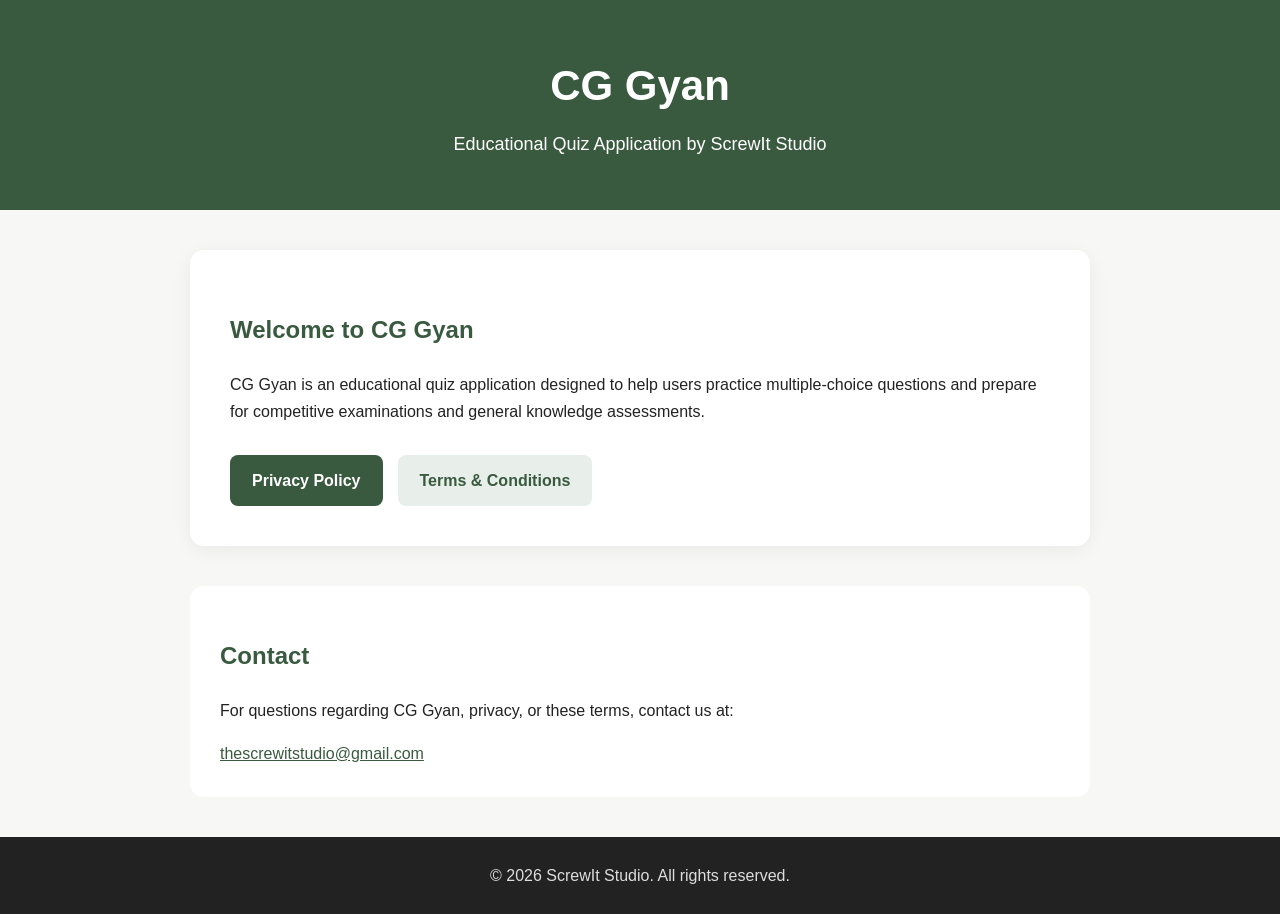
<file: index.html>
<!DOCTYPE html>
<html lang="en">
<head>
    <meta charset="UTF-8">
    <meta name="viewport" content="width=device-width, initial-scale=1.0">
    <title>CG Gyan - ScrewIt Studio</title>
    <link rel="stylesheet" href="style.css">
</head>
<body>

<header>
    <div class="container">
        <h1>CG Gyan</h1>
        <p>Educational Quiz Application by ScrewIt Studio</p>
    </div>
</header>

<main class="container">
    <section class="hero">
        <h2>Welcome to CG Gyan</h2>
        <p>
            CG Gyan is an educational quiz application designed to help
            users practice multiple-choice questions and prepare for
            competitive examinations and general knowledge assessments.
        </p>

        <div class="links">
            <a href="privacy-policy.html" class="button">
                Privacy Policy
            </a>

            <a href="terms-and-conditions.html" class="button secondary">
                Terms & Conditions
            </a>
        </div>
    </section>

    <section class="contact">
        <h2>Contact</h2>
        <p>
            For questions regarding CG Gyan, privacy, or these terms,
            contact us at:
        </p>

        <a href="mailto:thescrewitstudio@gmail.com">
            thescrewitstudio@gmail.com
        </a>
    </section>
</main>

<footer>
    <div class="container">
        <p>© 2026 ScrewIt Studio. All rights reserved.</p>
    </div>
</footer>

</body>
</html>
</file>
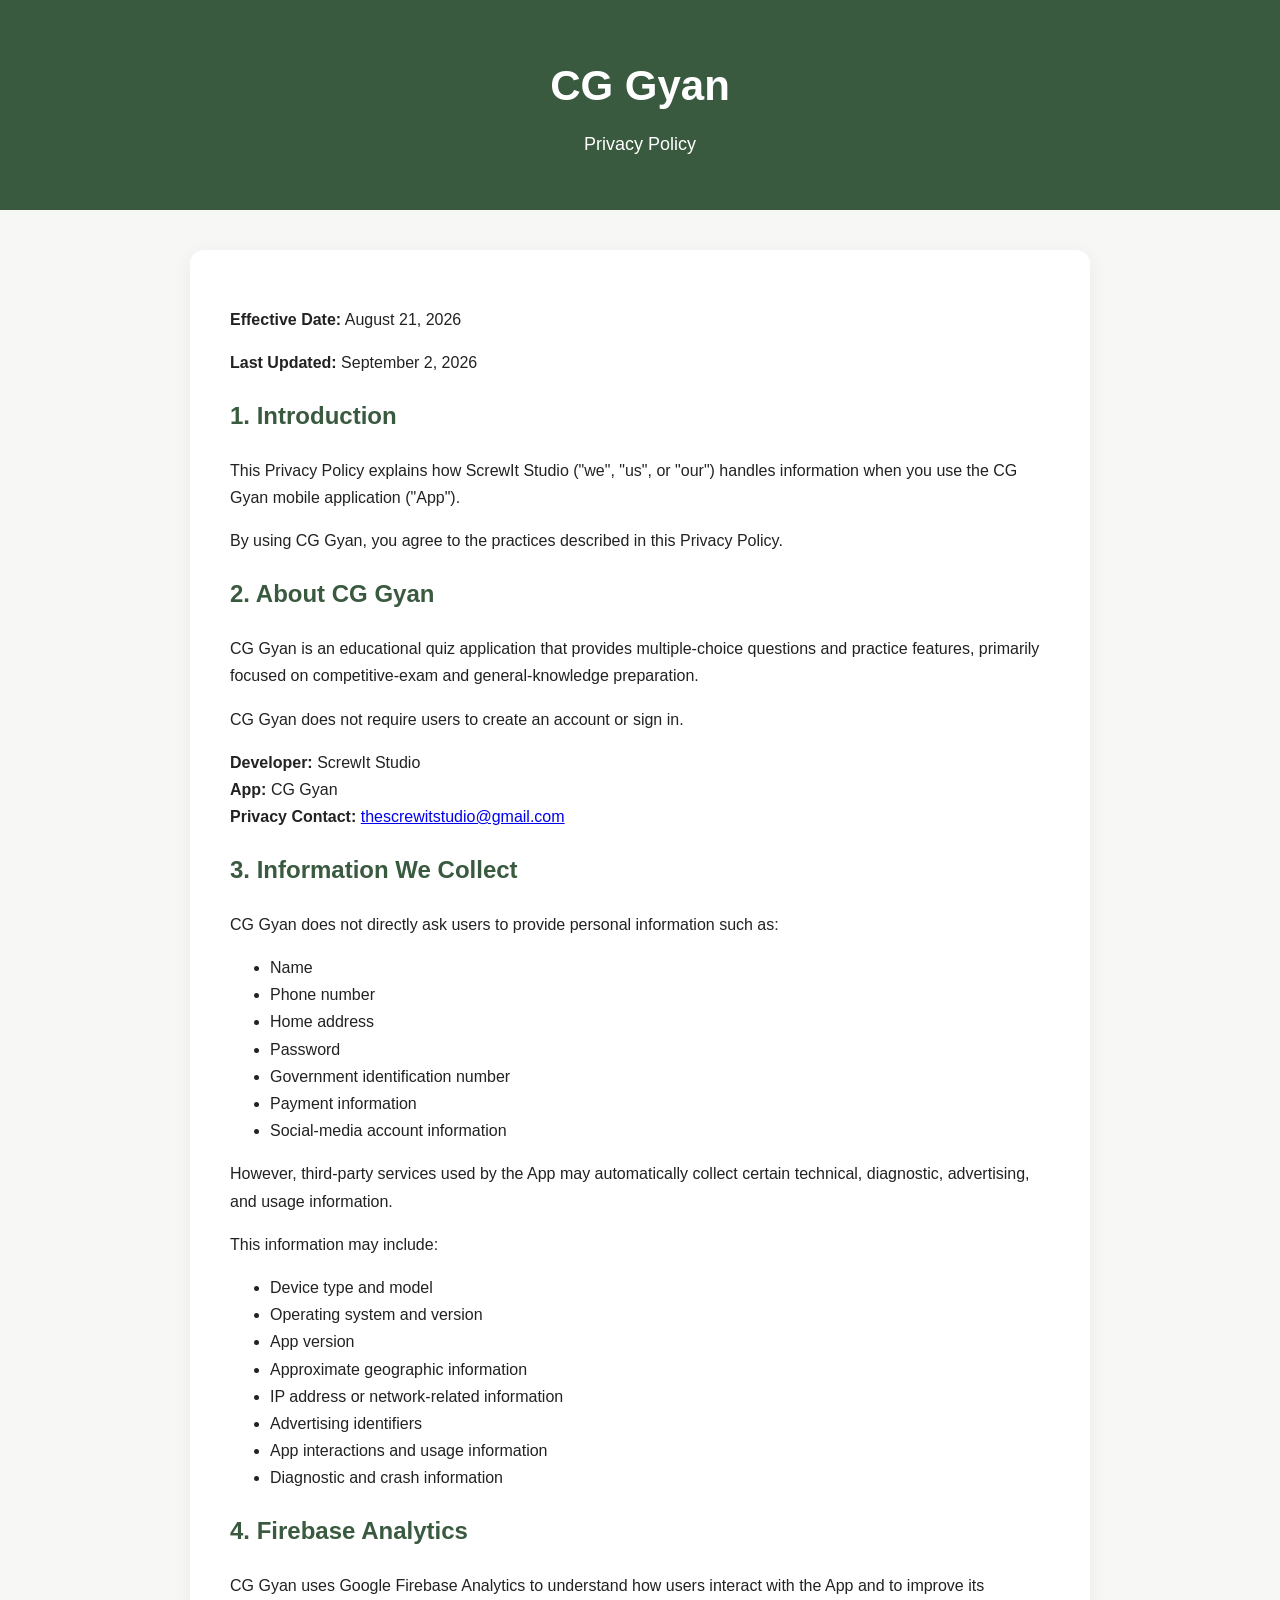
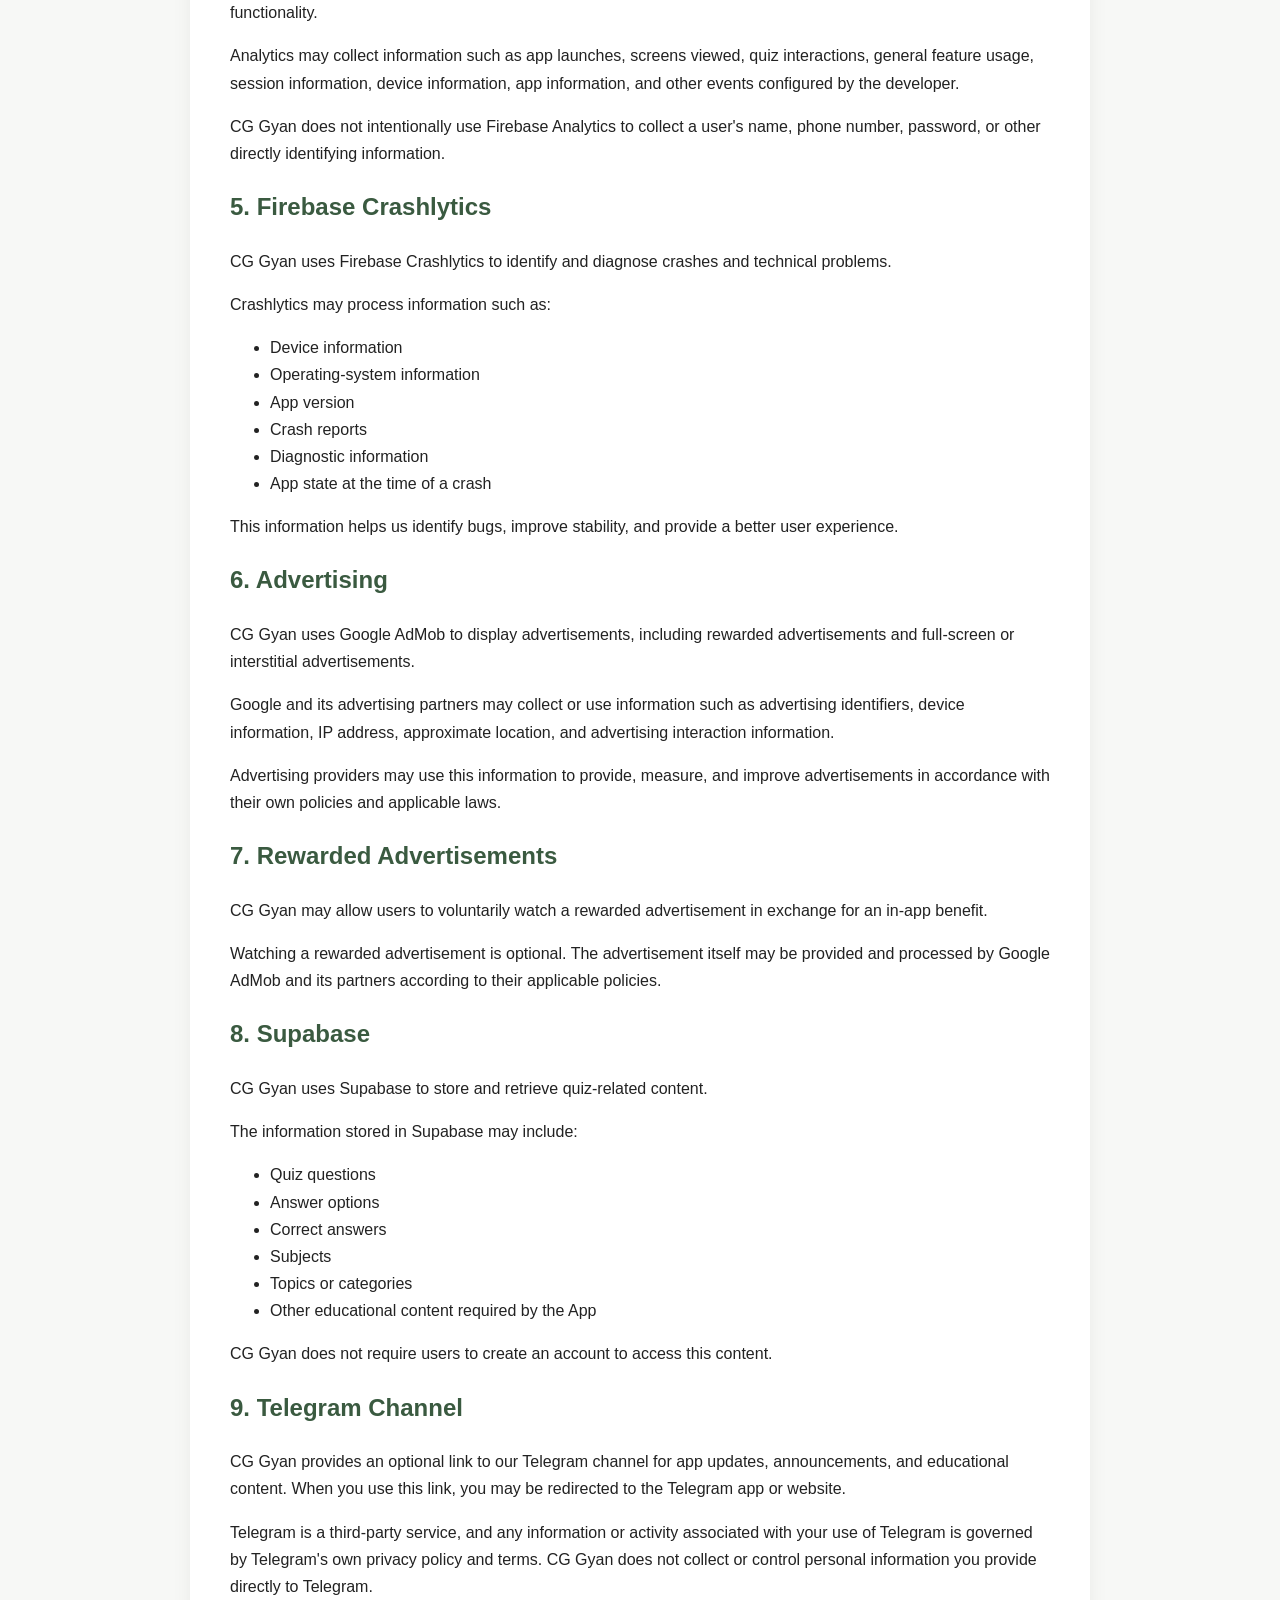
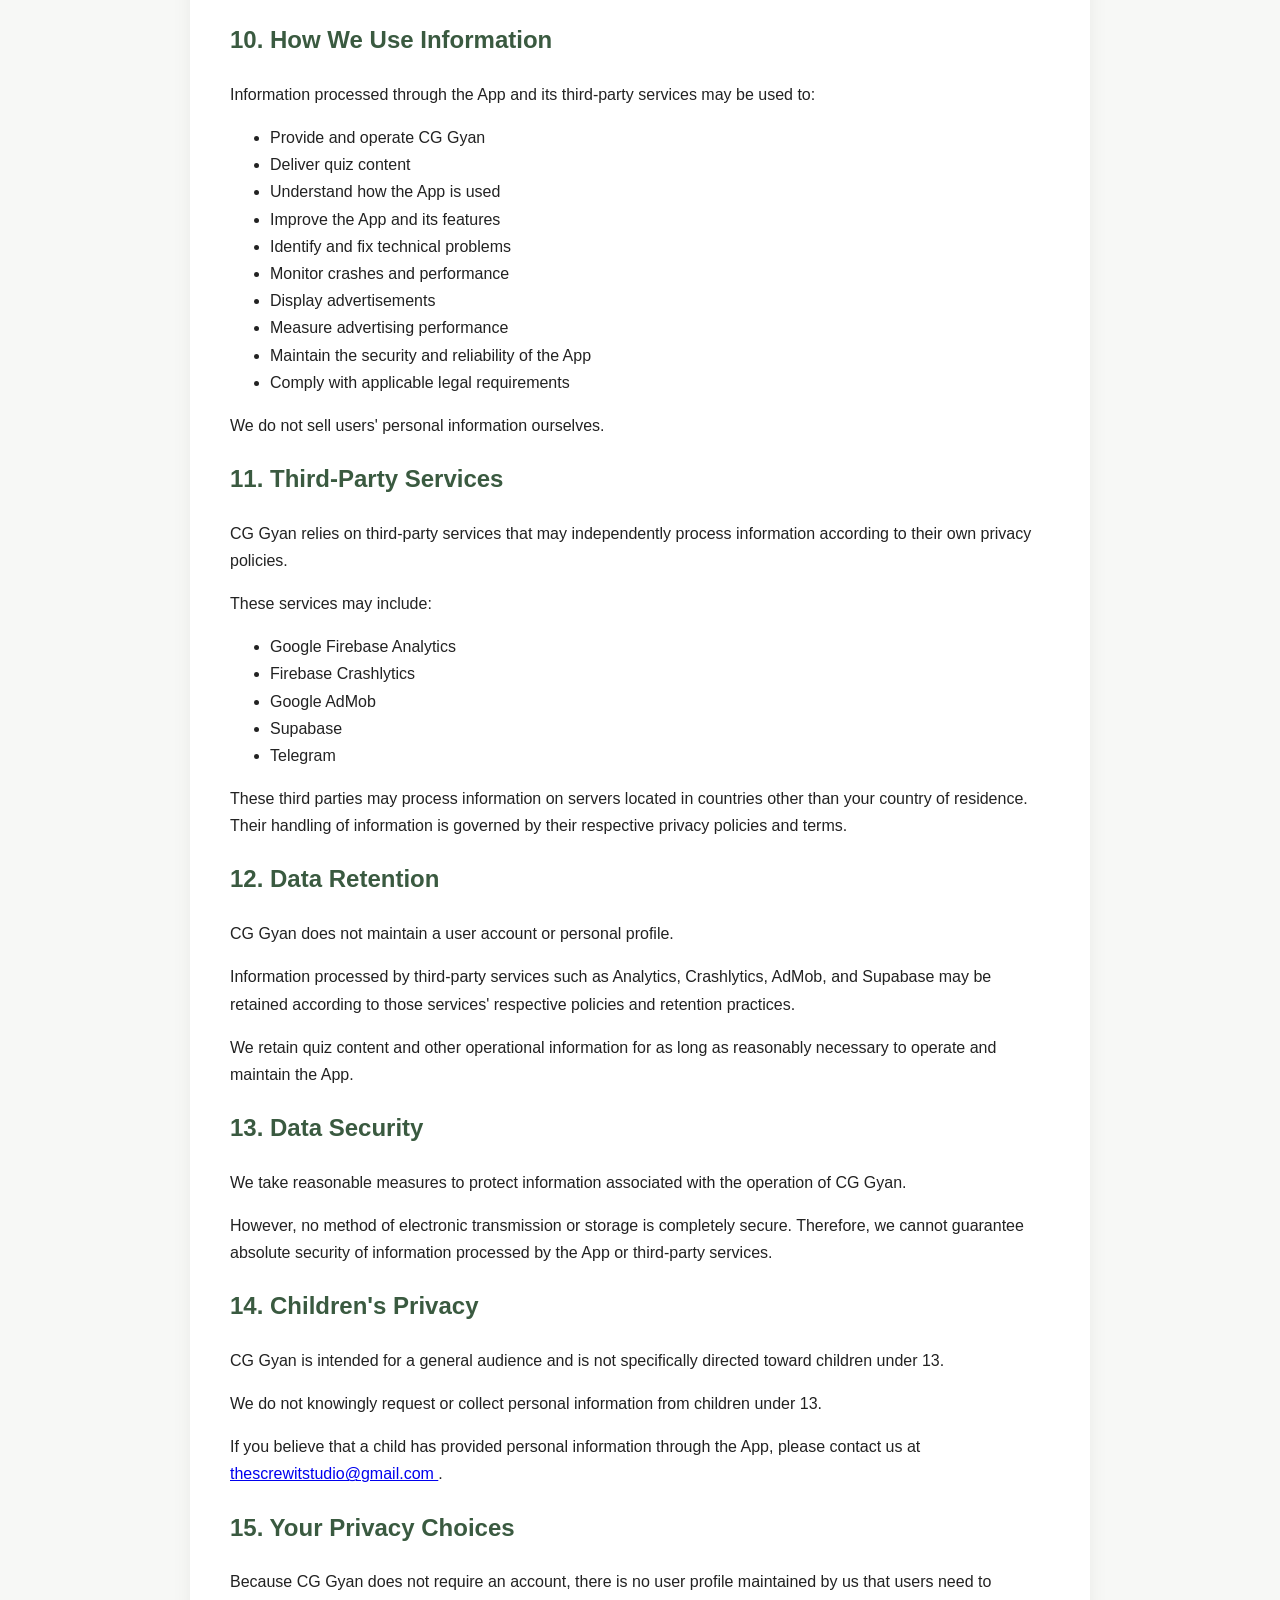
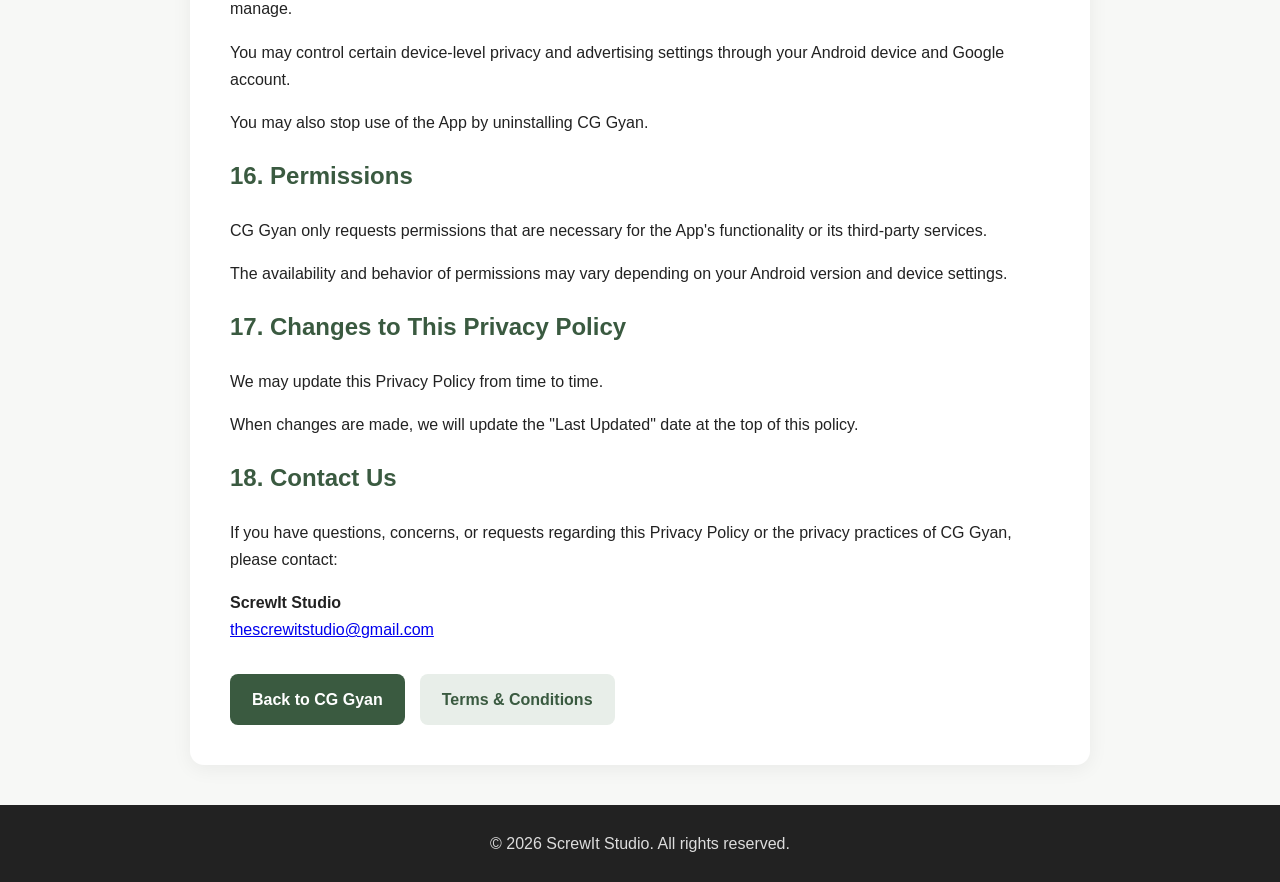
<file: privacy-policy.html>
<!DOCTYPE html>
<html lang="en">
<head>
    <meta charset="UTF-8">
    <meta name="viewport" content="width=device-width, initial-scale=1.0">

    <title>Privacy Policy - CG Gyan</title>

    <link rel="stylesheet" href="style.css">
</head>

<body>

<header>
    <div class="container">
        <h1>CG Gyan</h1>
        <p>Privacy Policy</p>
    </div>
</header>

<main class="container">

<section class="hero">

<p><strong>Effective Date:</strong> August 21, 2026</p>
<p><strong>Last Updated:</strong> September 2, 2026</p>

<h2>1. Introduction</h2>

<p>
This Privacy Policy explains how ScrewIt Studio ("we", "us", or "our")
handles information when you use the CG Gyan mobile application ("App").
</p>

<p>
By using CG Gyan, you agree to the practices described in this Privacy Policy.
</p>

<h2>2. About CG Gyan</h2>

<p>
CG Gyan is an educational quiz application that provides multiple-choice
questions and practice features, primarily focused on competitive-exam
and general-knowledge preparation.
</p>

<p>
CG Gyan does not require users to create an account or sign in.
</p>

<p>
<strong>Developer:</strong> ScrewIt Studio<br>
<strong>App:</strong> CG Gyan<br>
<strong>Privacy Contact:</strong>
<a href="mailto:thescrewitstudio@gmail.com">
thescrewitstudio@gmail.com
</a>
</p>

<h2>3. Information We Collect</h2>

<p>
CG Gyan does not directly ask users to provide personal information such as:
</p>

<ul>
    <li>Name</li>
    <li>Phone number</li>
    <li>Home address</li>
    <li>Password</li>
    <li>Government identification number</li>
    <li>Payment information</li>
    <li>Social-media account information</li>
</ul>

<p>
However, third-party services used by the App may automatically collect
certain technical, diagnostic, advertising, and usage information.
</p>

<p>This information may include:</p>

<ul>
    <li>Device type and model</li>
    <li>Operating system and version</li>
    <li>App version</li>
    <li>Approximate geographic information</li>
    <li>IP address or network-related information</li>
    <li>Advertising identifiers</li>
    <li>App interactions and usage information</li>
    <li>Diagnostic and crash information</li>
</ul>

<h2>4. Firebase Analytics</h2>

<p>
CG Gyan uses Google Firebase Analytics to understand how users interact
with the App and to improve its functionality.
</p>

<p>
Analytics may collect information such as app launches, screens viewed,
quiz interactions, general feature usage, session information, device
information, app information, and other events configured by the developer.
</p>

<p>
CG Gyan does not intentionally use Firebase Analytics to collect a user's
name, phone number, password, or other directly identifying information.
</p>

<h2>5. Firebase Crashlytics</h2>

<p>
CG Gyan uses Firebase Crashlytics to identify and diagnose crashes and
technical problems.
</p>

<p>Crashlytics may process information such as:</p>

<ul>
    <li>Device information</li>
    <li>Operating-system information</li>
    <li>App version</li>
    <li>Crash reports</li>
    <li>Diagnostic information</li>
    <li>App state at the time of a crash</li>
</ul>

<p>
This information helps us identify bugs, improve stability, and provide
a better user experience.
</p>

<h2>6. Advertising</h2>

<p>
CG Gyan uses Google AdMob to display advertisements, including rewarded
advertisements and full-screen or interstitial advertisements.
</p>

<p>
Google and its advertising partners may collect or use information such as
advertising identifiers, device information, IP address, approximate
location, and advertising interaction information.
</p>

<p>
Advertising providers may use this information to provide, measure, and
improve advertisements in accordance with their own policies and applicable
laws.
</p>

<h2>7. Rewarded Advertisements</h2>

<p>
CG Gyan may allow users to voluntarily watch a rewarded advertisement in
exchange for an in-app benefit.
</p>

<p>
Watching a rewarded advertisement is optional. The advertisement itself
may be provided and processed by Google AdMob and its partners according
to their applicable policies.
</p>

<h2>8. Supabase</h2>

<p>
CG Gyan uses Supabase to store and retrieve quiz-related content.
</p>

<p>
The information stored in Supabase may include:
</p>

<ul>
    <li>Quiz questions</li>
    <li>Answer options</li>
    <li>Correct answers</li>
    <li>Subjects</li>
    <li>Topics or categories</li>
    <li>Other educational content required by the App</li>
</ul>

<p>
CG Gyan does not require users to create an account to access this content.
</p>

<h2>9. Telegram Channel</h2>

<p>
CG Gyan provides an optional link to our Telegram channel for app updates,
announcements, and educational content. When you use this link, you may
be redirected to the Telegram app or website.
</p>

<p>
Telegram is a third-party service, and any information or activity
associated with your use of Telegram is governed by Telegram's own
privacy policy and terms. CG Gyan does not collect or control personal
information you provide directly to Telegram.
</p>

<h2>10. How We Use Information</h2>

<p>
Information processed through the App and its third-party services may be
used to:
</p>

<ul>
    <li>Provide and operate CG Gyan</li>
    <li>Deliver quiz content</li>
    <li>Understand how the App is used</li>
    <li>Improve the App and its features</li>
    <li>Identify and fix technical problems</li>
    <li>Monitor crashes and performance</li>
    <li>Display advertisements</li>
    <li>Measure advertising performance</li>
    <li>Maintain the security and reliability of the App</li>
    <li>Comply with applicable legal requirements</li>
</ul>

<p>
We do not sell users' personal information ourselves.
</p>

<h2>11. Third-Party Services</h2>

<p>
CG Gyan relies on third-party services that may independently process
information according to their own privacy policies.
</p>

<p>These services may include:</p>

<ul>
    <li>Google Firebase Analytics</li>
    <li>Firebase Crashlytics</li>
    <li>Google AdMob</li>
    <li>Supabase</li>
    <li>Telegram</li>
</ul>

<p>
These third parties may process information on servers located in countries
other than your country of residence. Their handling of information is
governed by their respective privacy policies and terms.
</p>

<h2>12. Data Retention</h2>

<p>
CG Gyan does not maintain a user account or personal profile.
</p>

<p>
Information processed by third-party services such as Analytics,
Crashlytics, AdMob, and Supabase may be retained according to those
services' respective policies and retention practices.
</p>

<p>
We retain quiz content and other operational information for as long as
reasonably necessary to operate and maintain the App.
</p>

<h2>13. Data Security</h2>

<p>
We take reasonable measures to protect information associated with the
operation of CG Gyan.
</p>

<p>
However, no method of electronic transmission or storage is completely
secure. Therefore, we cannot guarantee absolute security of information
processed by the App or third-party services.
</p>

<h2>14. Children's Privacy</h2>

<p>
CG Gyan is intended for a general audience and is not specifically directed
toward children under 13.
</p>

<p>
We do not knowingly request or collect personal information from children
under 13.
</p>

<p>
If you believe that a child has provided personal information through the
App, please contact us at
<a href="mailto:thescrewitstudio@gmail.com">
thescrewitstudio@gmail.com
</a>.
</p>

<h2>15. Your Privacy Choices</h2>

<p>
Because CG Gyan does not require an account, there is no user profile
maintained by us that users need to manage.
</p>

<p>
You may control certain device-level privacy and advertising settings
through your Android device and Google account.
</p>

<p>
You may also stop use of the App by uninstalling CG Gyan.
</p>

<h2>16. Permissions</h2>

<p>
CG Gyan only requests permissions that are necessary for the App's
functionality or its third-party services.
</p>

<p>
The availability and behavior of permissions may vary depending on your
Android version and device settings.
</p>

<h2>17. Changes to This Privacy Policy</h2>

<p>
We may update this Privacy Policy from time to time.
</p>

<p>
When changes are made, we will update the "Last Updated" date at the top
of this policy.
</p>

<h2>18. Contact Us</h2>

<p>
If you have questions, concerns, or requests regarding this Privacy Policy
or the privacy practices of CG Gyan, please contact:
</p>

<p>
<strong>ScrewIt Studio</strong><br>
<a href="mailto:thescrewitstudio@gmail.com">
thescrewitstudio@gmail.com
</a>
</p>

<div class="links">
    <a href="index.html" class="button">
        Back to CG Gyan
    </a>

    <a href="terms-and-conditions.html" class="button secondary">
        Terms & Conditions
    </a>
</div>

</section>

</main>

<footer>
    <div class="container">
        <p>© 2026 ScrewIt Studio. All rights reserved.</p>
    </div>
</footer>

</body>
</html>
</file>
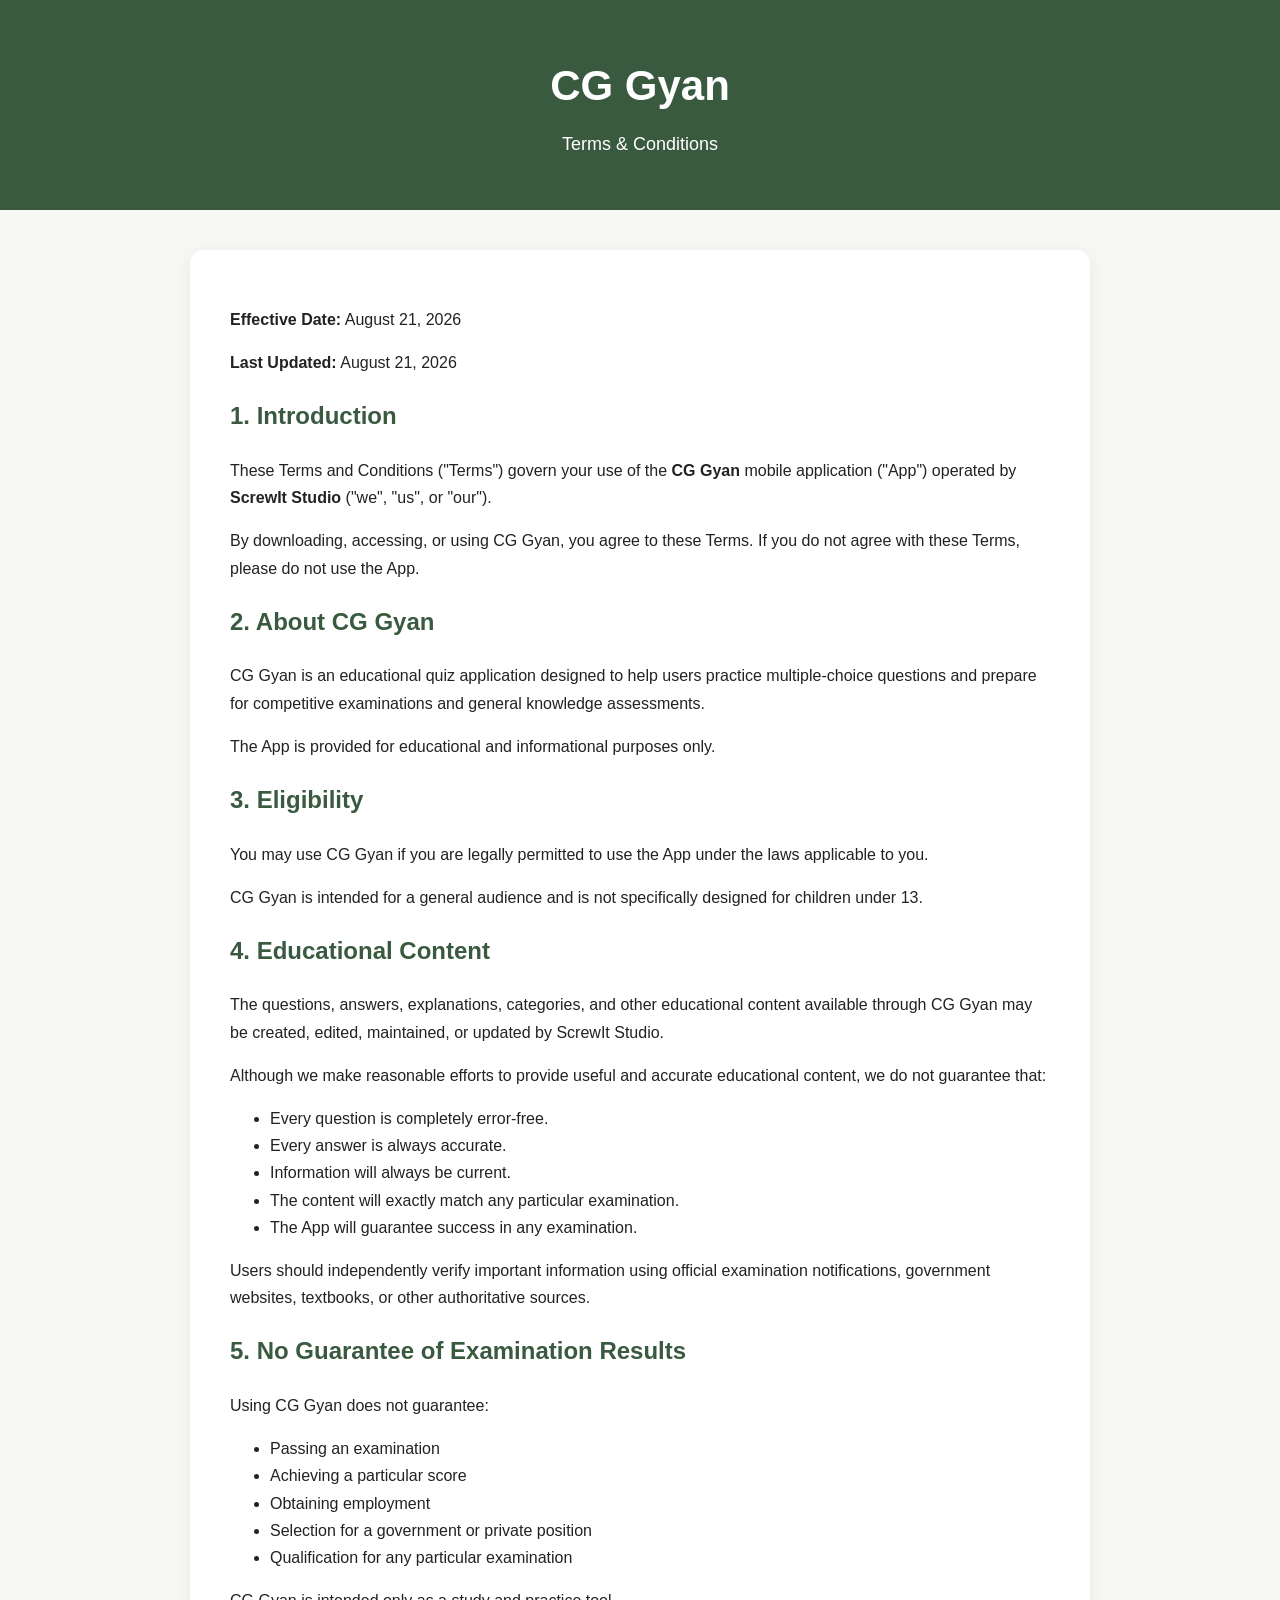
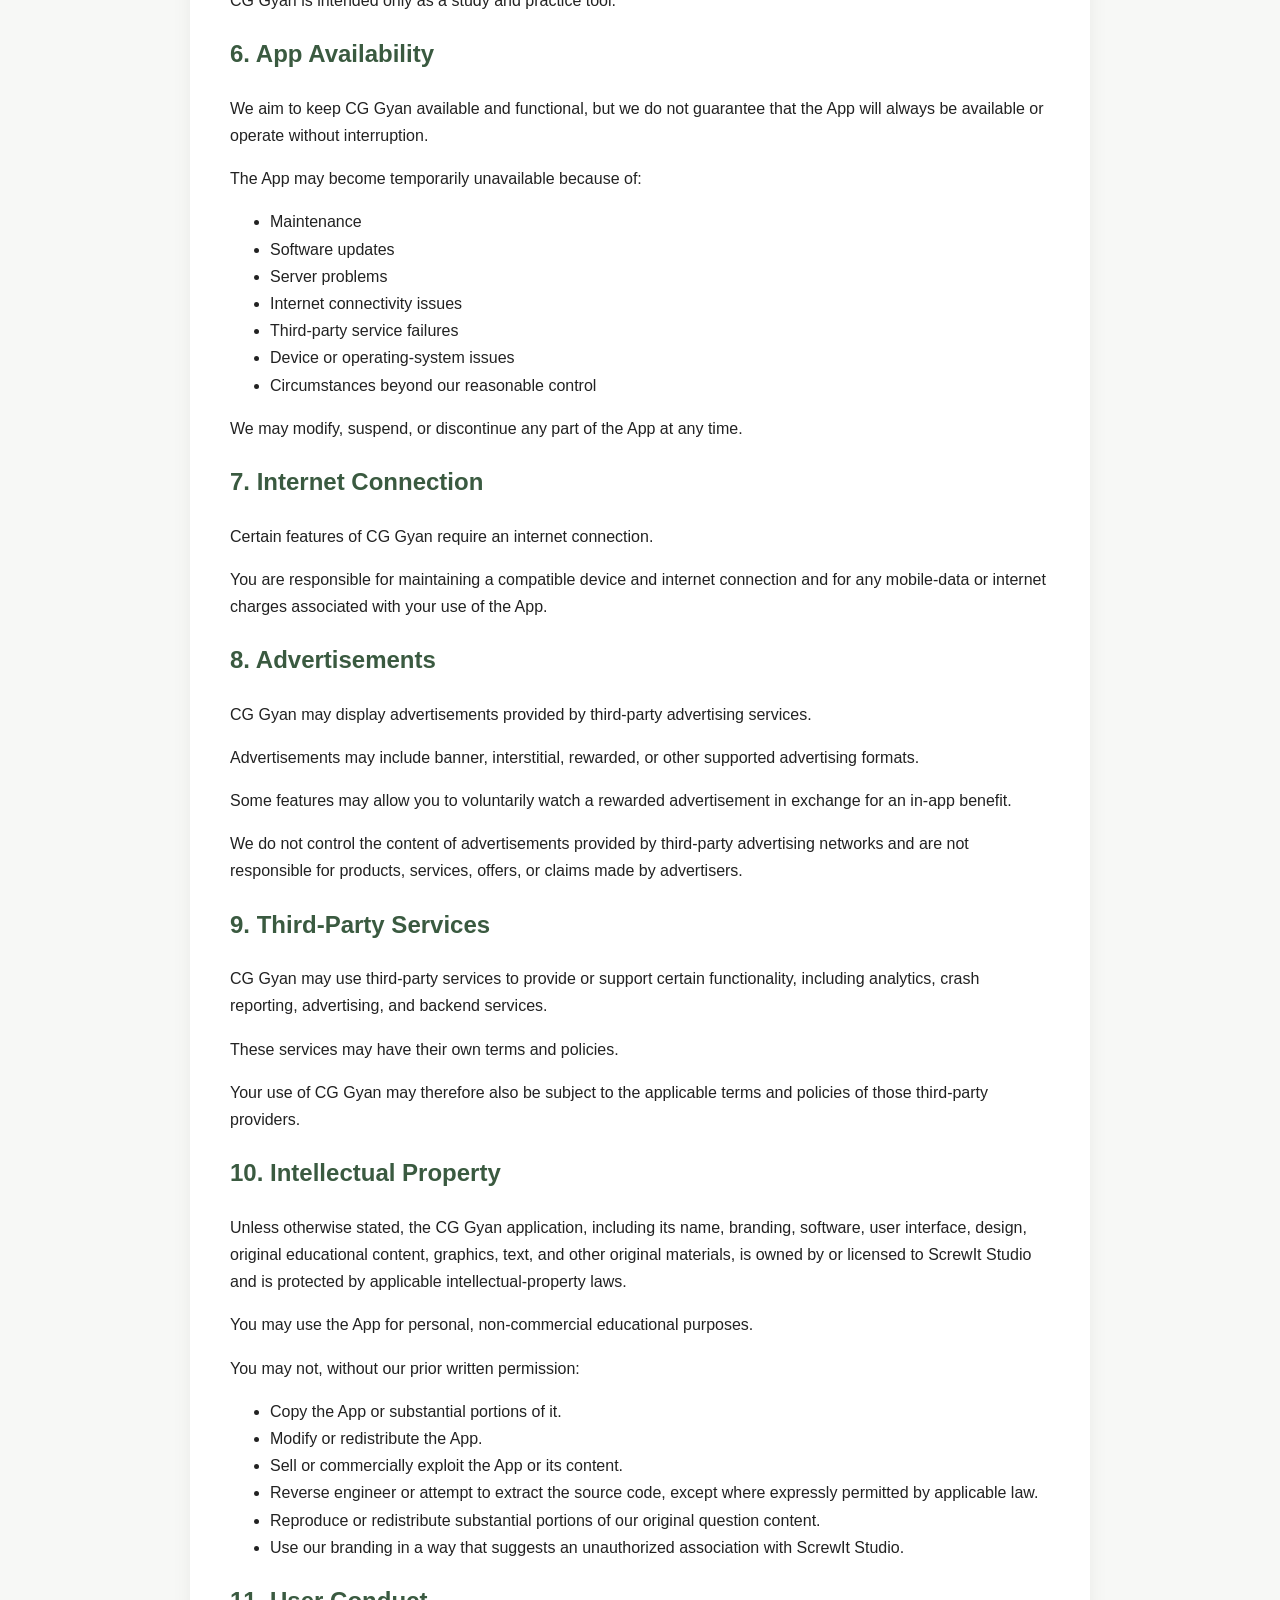
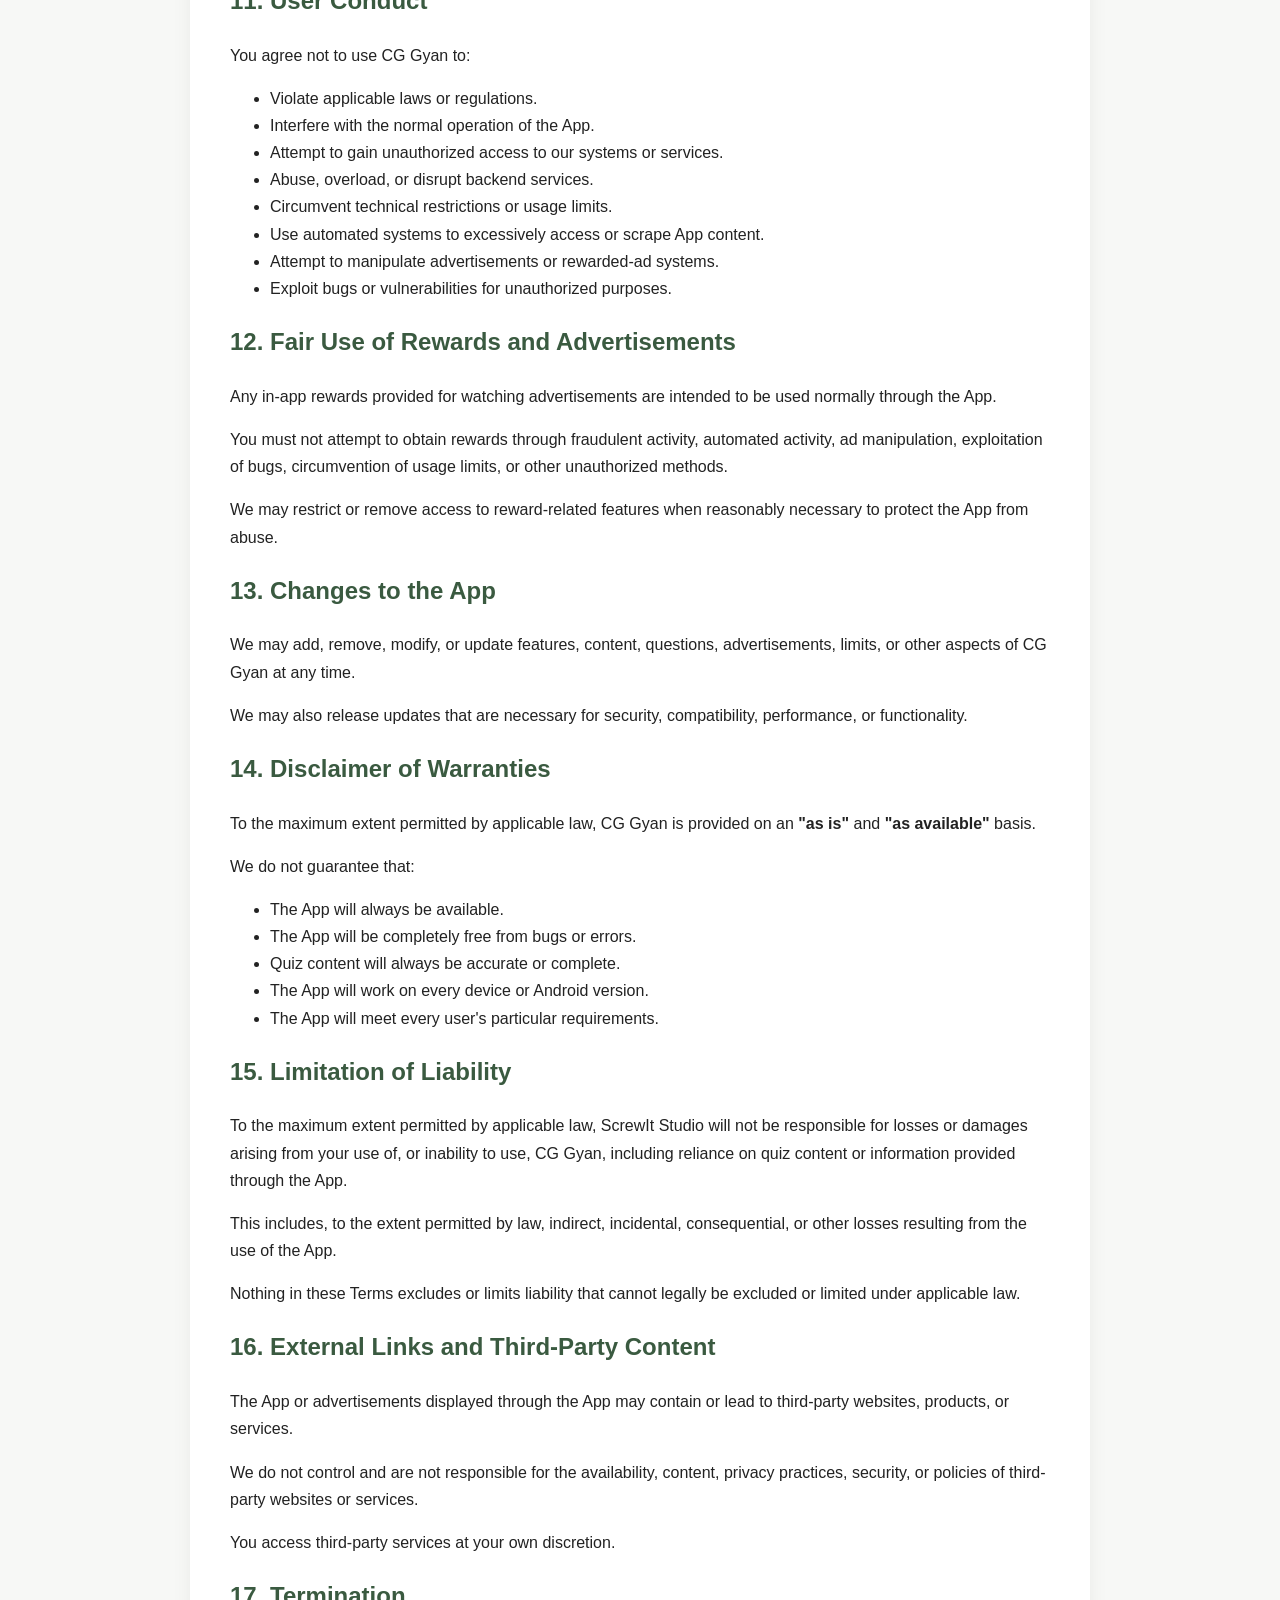
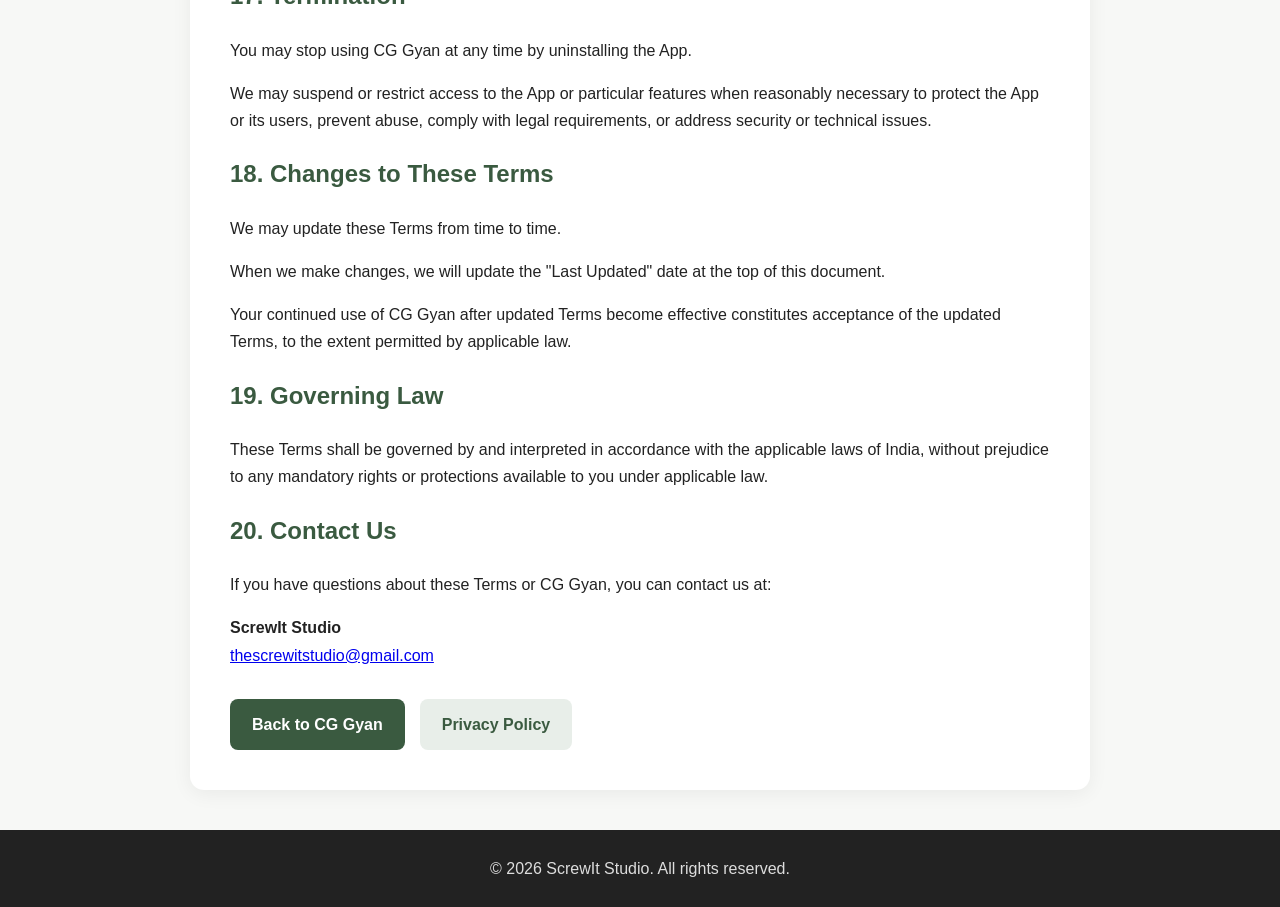
<file: terms-and-conditions.html>
<!DOCTYPE html>
<html lang="en">
<head>
    <meta charset="UTF-8">
    <meta name="viewport" content="width=device-width, initial-scale=1.0">

    <title>Terms & Conditions - CG Gyan</title>

    <link rel="stylesheet" href="style.css">
</head>

<body>

<header>
    <div class="container">
        <h1>CG Gyan</h1>
        <p>Terms & Conditions</p>
    </div>
</header>

<main class="container">

<section class="hero">

<p><strong>Effective Date:</strong> August 21, 2026</p>
<p><strong>Last Updated:</strong> August 21, 2026</p>

<h2>1. Introduction</h2>

<p>
These Terms and Conditions ("Terms") govern your use of the
<strong>CG Gyan</strong> mobile application ("App") operated by
<strong>ScrewIt Studio</strong> ("we", "us", or "our").
</p>

<p>
By downloading, accessing, or using CG Gyan, you agree to these Terms.
If you do not agree with these Terms, please do not use the App.
</p>

<h2>2. About CG Gyan</h2>

<p>
CG Gyan is an educational quiz application designed to help users
practice multiple-choice questions and prepare for competitive
examinations and general knowledge assessments.
</p>

<p>
The App is provided for educational and informational purposes only.
</p>

<h2>3. Eligibility</h2>

<p>
You may use CG Gyan if you are legally permitted to use the App under
the laws applicable to you.
</p>

<p>
CG Gyan is intended for a general audience and is not specifically
designed for children under 13.
</p>

<h2>4. Educational Content</h2>

<p>
The questions, answers, explanations, categories, and other educational
content available through CG Gyan may be created, edited, maintained,
or updated by ScrewIt Studio.
</p>

<p>
Although we make reasonable efforts to provide useful and accurate
educational content, we do not guarantee that:
</p>

<ul>
    <li>Every question is completely error-free.</li>
    <li>Every answer is always accurate.</li>
    <li>Information will always be current.</li>
    <li>The content will exactly match any particular examination.</li>
    <li>The App will guarantee success in any examination.</li>
</ul>

<p>
Users should independently verify important information using official
examination notifications, government websites, textbooks, or other
authoritative sources.
</p>

<h2>5. No Guarantee of Examination Results</h2>

<p>
Using CG Gyan does not guarantee:
</p>

<ul>
    <li>Passing an examination</li>
    <li>Achieving a particular score</li>
    <li>Obtaining employment</li>
    <li>Selection for a government or private position</li>
    <li>Qualification for any particular examination</li>
</ul>

<p>
CG Gyan is intended only as a study and practice tool.
</p>

<h2>6. App Availability</h2>

<p>
We aim to keep CG Gyan available and functional, but we do not guarantee
that the App will always be available or operate without interruption.
</p>

<p>
The App may become temporarily unavailable because of:
</p>

<ul>
    <li>Maintenance</li>
    <li>Software updates</li>
    <li>Server problems</li>
    <li>Internet connectivity issues</li>
    <li>Third-party service failures</li>
    <li>Device or operating-system issues</li>
    <li>Circumstances beyond our reasonable control</li>
</ul>

<p>
We may modify, suspend, or discontinue any part of the App at any time.
</p>

<h2>7. Internet Connection</h2>

<p>
Certain features of CG Gyan require an internet connection.
</p>

<p>
You are responsible for maintaining a compatible device and internet
connection and for any mobile-data or internet charges associated with
your use of the App.
</p>

<h2>8. Advertisements</h2>

<p>
CG Gyan may display advertisements provided by third-party advertising
services.
</p>

<p>
Advertisements may include banner, interstitial, rewarded, or other
supported advertising formats.
</p>

<p>
Some features may allow you to voluntarily watch a rewarded advertisement
in exchange for an in-app benefit.
</p>

<p>
We do not control the content of advertisements provided by third-party
advertising networks and are not responsible for products, services,
offers, or claims made by advertisers.
</p>

<h2>9. Third-Party Services</h2>

<p>
CG Gyan may use third-party services to provide or support certain
functionality, including analytics, crash reporting, advertising, and
backend services.
</p>

<p>
These services may have their own terms and policies.
</p>

<p>
Your use of CG Gyan may therefore also be subject to the applicable
terms and policies of those third-party providers.
</p>

<h2>10. Intellectual Property</h2>

<p>
Unless otherwise stated, the CG Gyan application, including its name,
branding, software, user interface, design, original educational
content, graphics, text, and other original materials, is owned by or
licensed to ScrewIt Studio and is protected by applicable
intellectual-property laws.
</p>

<p>
You may use the App for personal, non-commercial educational purposes.
</p>

<p>
You may not, without our prior written permission:
</p>

<ul>
    <li>Copy the App or substantial portions of it.</li>
    <li>Modify or redistribute the App.</li>
    <li>Sell or commercially exploit the App or its content.</li>
    <li>
        Reverse engineer or attempt to extract the source code,
        except where expressly permitted by applicable law.
    </li>
    <li>
        Reproduce or redistribute substantial portions of our
        original question content.
    </li>
    <li>
        Use our branding in a way that suggests an unauthorized
        association with ScrewIt Studio.
    </li>
</ul>

<h2>11. User Conduct</h2>

<p>
You agree not to use CG Gyan to:
</p>

<ul>
    <li>Violate applicable laws or regulations.</li>
    <li>Interfere with the normal operation of the App.</li>
    <li>Attempt to gain unauthorized access to our systems or services.</li>
    <li>Abuse, overload, or disrupt backend services.</li>
    <li>Circumvent technical restrictions or usage limits.</li>
    <li>Use automated systems to excessively access or scrape App content.</li>
    <li>Attempt to manipulate advertisements or rewarded-ad systems.</li>
    <li>Exploit bugs or vulnerabilities for unauthorized purposes.</li>
</ul>

<h2>12. Fair Use of Rewards and Advertisements</h2>

<p>
Any in-app rewards provided for watching advertisements are intended to
be used normally through the App.
</p>

<p>
You must not attempt to obtain rewards through fraudulent activity,
automated activity, ad manipulation, exploitation of bugs, circumvention
of usage limits, or other unauthorized methods.
</p>

<p>
We may restrict or remove access to reward-related features when
reasonably necessary to protect the App from abuse.
</p>

<h2>13. Changes to the App</h2>

<p>
We may add, remove, modify, or update features, content, questions,
advertisements, limits, or other aspects of CG Gyan at any time.
</p>

<p>
We may also release updates that are necessary for security,
compatibility, performance, or functionality.
</p>

<h2>14. Disclaimer of Warranties</h2>

<p>
To the maximum extent permitted by applicable law, CG Gyan is provided
on an <strong>"as is"</strong> and <strong>"as available"</strong> basis.
</p>

<p>
We do not guarantee that:
</p>

<ul>
    <li>The App will always be available.</li>
    <li>The App will be completely free from bugs or errors.</li>
    <li>Quiz content will always be accurate or complete.</li>
    <li>The App will work on every device or Android version.</li>
    <li>The App will meet every user's particular requirements.</li>
</ul>

<h2>15. Limitation of Liability</h2>

<p>
To the maximum extent permitted by applicable law, ScrewIt Studio will
not be responsible for losses or damages arising from your use of, or
inability to use, CG Gyan, including reliance on quiz content or
information provided through the App.
</p>

<p>
This includes, to the extent permitted by law, indirect, incidental,
consequential, or other losses resulting from the use of the App.
</p>

<p>
Nothing in these Terms excludes or limits liability that cannot legally
be excluded or limited under applicable law.
</p>

<h2>16. External Links and Third-Party Content</h2>

<p>
The App or advertisements displayed through the App may contain or lead
to third-party websites, products, or services.
</p>

<p>
We do not control and are not responsible for the availability, content,
privacy practices, security, or policies of third-party websites or
services.
</p>

<p>
You access third-party services at your own discretion.
</p>

<h2>17. Termination</h2>

<p>
You may stop using CG Gyan at any time by uninstalling the App.
</p>

<p>
We may suspend or restrict access to the App or particular features when
reasonably necessary to protect the App or its users, prevent abuse,
comply with legal requirements, or address security or technical issues.
</p>

<h2>18. Changes to These Terms</h2>

<p>
We may update these Terms from time to time.
</p>

<p>
When we make changes, we will update the "Last Updated" date at the top
of this document.
</p>

<p>
Your continued use of CG Gyan after updated Terms become effective
constitutes acceptance of the updated Terms, to the extent permitted
by applicable law.
</p>

<h2>19. Governing Law</h2>

<p>
These Terms shall be governed by and interpreted in accordance with the
applicable laws of India, without prejudice to any mandatory rights or
protections available to you under applicable law.
</p>

<h2>20. Contact Us</h2>

<p>
If you have questions about these Terms or CG Gyan, you can contact us at:
</p>

<p>
<strong>ScrewIt Studio</strong><br>
<a href="mailto:thescrewitstudio@gmail.com">
thescrewitstudio@gmail.com
</a>
</p>

<div class="links">
    <a href="index.html" class="button">
        Back to CG Gyan
    </a>

    <a href="privacy-policy.html" class="button secondary">
        Privacy Policy
    </a>
</div>

</section>

</main>

<footer>
    <div class="container">
        <p>© 2026 ScrewIt Studio. All rights reserved.</p>
    </div>
</footer>

</body>
</html>
</file>
<file: style.css>
* {
    box-sizing: border-box;
}

body {
    margin: 0;
    font-family: Arial, Helvetica, sans-serif;
    background: #f7f8f6;
    color: #222;
    line-height: 1.7;
}

header {
    background: #3a5a40;
    color: white;
    padding: 50px 20px;
    text-align: center;
}

header h1 {
    margin: 0 0 8px;
    font-size: 42px;
}

header p {
    margin: 0;
    font-size: 18px;
}

.container {
    width: min(900px, 92%);
    margin: auto;
}

.hero {
    background: white;
    margin: 40px 0;
    padding: 40px;
    border-radius: 14px;
    box-shadow: 0 4px 20px rgba(0, 0, 0, 0.06);
}

.hero h2,
.contact h2 {
    color: #3a5a40;
}

.links {
    display: flex;
    flex-wrap: wrap;
    gap: 15px;
    margin-top: 30px;
}

.button {
    display: inline-block;
    background: #3a5a40;
    color: white;
    text-decoration: none;
    padding: 12px 22px;
    border-radius: 8px;
    font-weight: bold;
    transition: opacity 0.2s ease;
}

.button:hover {
    opacity: 0.9;
}

.button.secondary {
    background: #e8eee9;
    color: #3a5a40;
}

.contact {
    background: white;
    margin-bottom: 40px;
    padding: 30px;
    border-radius: 14px;
}

.contact a {
    color: #3a5a40;
    word-break: break-word;
}

footer {
    background: #222;
    color: #ddd;
    text-align: center;
    padding: 25px 20px;
}

footer p {
    margin: 0;
}

@media (max-width: 600px) {
    header {
        padding: 40px 20px;
    }

    header h1 {
        font-size: 34px;
    }

    header p {
        font-size: 16px;
    }

    .hero {
        padding: 25px;
        margin: 25px 0;
    }

    .links {
        flex-direction: column;
    }

    .button {
        text-align: center;
        width: 100%;
    }

    .contact {
        padding: 25px;
    }
}
</file>
